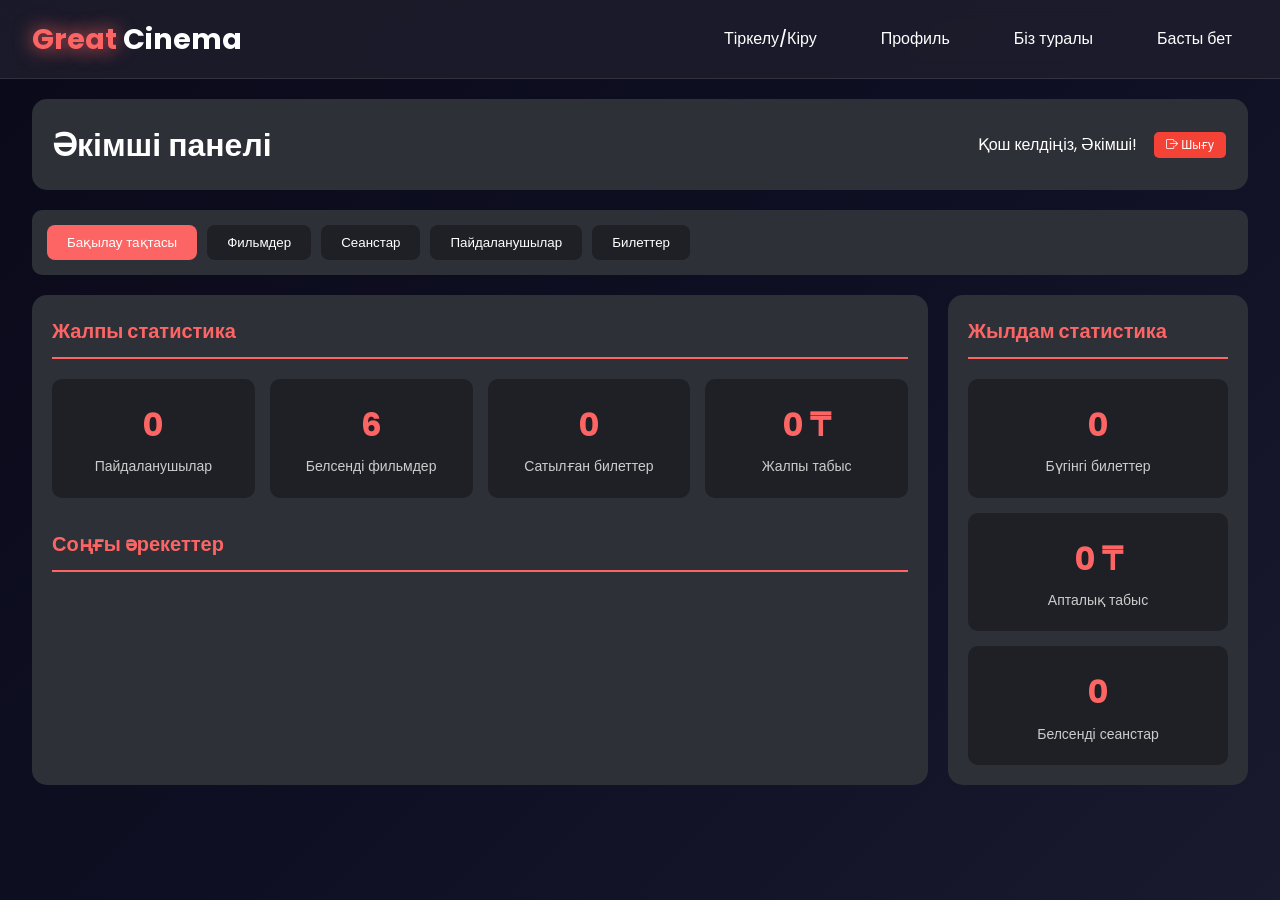
<file: admin.html>
<!DOCTYPE html>
<html lang="kk">
<head>
    <meta charset="UTF-8">
    <meta name="viewport" content="width=device-width, initial-scale=1.0">
    <link rel="stylesheet" href="https://cdn.jsdelivr.net/npm/bootstrap-icons@1.13.1/font/bootstrap-icons.min.css">
    <link rel="stylesheet" href="modern-style.css">
    <title>Әкімші панелі - Vegus Cinema</title>
    <style>
        .admin-container {
            width: 95%;
            margin: 20px auto;
            color: white;
            font-family: 'Poppins', sans-serif;
        }

        .admin-header {
            background: #2e3037;
            padding: 20px;
            border-radius: 15px;
            margin-bottom: 20px;
            display: flex;
            justify-content: space-between;
            align-items: center;
        }

        .admin-nav {
            display: flex;
            gap: 10px;
            margin-bottom: 20px;
            background: #2e3037;
            padding: 15px;
            border-radius: 10px;
        }

        .nav-btn {
            padding: 10px 20px;
            background: #1f2025;
            border: none;
            color: white;
            border-radius: 8px;
            cursor: pointer;
            transition: 0.3s;
        }

        .nav-btn.active {
            background: #fd6565;
        }

        .nav-btn:hover {
            background: #fd6565;
        }

        .admin-content {
            display: grid;
            grid-template-columns: 1fr 300px;
            gap: 20px;
        }

        .main-content {
            background: #2e3037;
            padding: 20px;
            border-radius: 15px;
        }

        .sidebar {
            background: #2e3037;
            padding: 20px;
            border-radius: 15px;
            height: fit-content;
        }

        .section-title {
            color: #fd6565;
            margin-bottom: 20px;
            font-size: 20px;
            border-bottom: 2px solid #fd6565;
            padding-bottom: 10px;
        }

        .stats-grid {
            display: grid;
            grid-template-columns: repeat(auto-fit, minmax(200px, 1fr));
            gap: 15px;
            margin-bottom: 30px;
        }

        .stat-card {
            background: #1f2025;
            padding: 20px;
            border-radius: 10px;
            text-align: center;
        }

        .stat-number {
            font-size: 32px;
            font-weight: bold;
            color: #fd6565;
            margin-bottom: 5px;
        }

        .stat-label {
            font-size: 14px;
            color: #ccc;
        }

        .table-container {
            overflow-x: auto;
            background: #1f2025;
            border-radius: 10px;
            padding: 15px;
        }

        table {
            width: 100%;
            border-collapse: collapse;
        }

        th, td {
            padding: 12px;
            text-align: left;
            border-bottom: 1px solid #444;
        }

        th {
            background: #2e3037;
            color: #fd6565;
            font-weight: 600;
        }

        tr:hover {
            background: rgba(253, 101, 101, 0.1);
        }

        .btn {
            padding: 6px 12px;
            border: none;
            border-radius: 5px;
            cursor: pointer;
            font-size: 12px;
            margin: 2px;
            transition: 0.3s;
        }

        .btn-edit {
            background: #4CAF50;
            color: white;
        }

        .btn-delete {
            background: #f44336;
            color: white;
        }

        .btn-add {
            background: #fd6565;
            color: white;
            padding: 10px 20px;
            margin-bottom: 15px;
        }

        .form-group {
            margin-bottom: 15px;
        }

        .form-group label {
            display: block;
            margin-bottom: 5px;
            font-weight: 500;
        }

        .form-group input, .form-group select, .form-group textarea {
            width: 100%;
            padding: 10px;
            border: 2px solid #444;
            border-radius: 8px;
            background: #1f2025;
            color: white;
            font-size: 14px;
        }

        .form-group textarea {
            height: 80px;
            resize: vertical;
        }

        .recent-activity {
            margin-top: 20px;
        }

        .activity-item {
            background: #1f2025;
            padding: 15px;
            border-radius: 8px;
            margin-bottom: 10px;
            border-left: 4px solid #fd6565;
        }

        .activity-time {
            font-size: 12px;
            color: #888;
            margin-top: 5px;
        }

        .status-badge {
            padding: 4px 8px;
            border-radius: 12px;
            font-size: 11px;
            font-weight: bold;
        }

        .status-active {
            background: #4CAF50;
            color: white;
        }

        .status-inactive {
            background: #f44336;
            color: white;
        }

        .tab-content {
            display: none;
        }

        .tab-content.active {
            display: block;
        }

        .movie-card {
            background: #1f2025;
            border-radius: 10px;
            padding: 15px;
            margin-bottom: 15px;
            display: flex;
            align-items: center;
        }

        .movie-poster {
            width: 60px;
            height: 80px;
            border-radius: 5px;
            margin-right: 15px;
            object-fit: cover;
        }

        .movie-info {
            flex: 1;
        }

        .movie-title {
            font-weight: bold;
            color: #fd6565;
            margin-bottom: 5px;
        }

        .movie-meta {
            font-size: 12px;
            color: #ccc;
        }
    </style>
</head>
<body>
    <!-- Навигация будет добавлена автоматически через navigation.js -->
    <script src="navigation.js"></script>

    <div class="admin-container">
        <div class="admin-header">
            <h1>Әкімші панелі</h1>
            <div style="display: flex; align-items: center; gap: 15px;">
                <span id="adminWelcome">Қош келдіңіз, Әкімші!</span>
                <button class="btn btn-delete" onclick="logout()">
                    <i class="bi bi-box-arrow-right"></i> Шығу
                </button>
            </div>
        </div>

        <div class="admin-nav">
            <button class="nav-btn active" onclick="showTab('dashboard')">Бақылау тақтасы</button>
            <button class="nav-btn" onclick="showTab('movies')">Фильмдер</button>
            <button class="nav-btn" onclick="showTab('sessions')">Сеанстар</button>
            <button class="nav-btn" onclick="showTab('users')">Пайдаланушылар</button>
            <button class="nav-btn" onclick="showTab('tickets')">Билеттер</button>
        </div>

        <div class="admin-content">
            <div class="main-content">
                <!-- Бақылау тақтасы -->
                <div id="dashboard" class="tab-content active">
                    <h2 class="section-title">Жалпы статистика</h2>
                    
                    <div class="stats-grid">
                        <div class="stat-card">
                            <div class="stat-number" id="totalUsers">0</div>
                            <div class="stat-label">Пайдаланушылар</div>
                        </div>
                        <div class="stat-card">
                            <div class="stat-number" id="totalMovies">6</div>
                            <div class="stat-label">Белсенді фильмдер</div>
                        </div>
                        <div class="stat-card">
                            <div class="stat-number" id="totalTickets">0</div>
                            <div class="stat-label">Сатылған билеттер</div>
                        </div>
                        <div class="stat-card">
                            <div class="stat-number" id="totalRevenue">0 ₸</div>
                            <div class="stat-label">Жалпы табыс</div>
                        </div>
                    </div>

                    <h2 class="section-title">Соңғы әрекеттер</h2>
                    <div class="recent-activity" id="recentActivity">
                        <!-- Активность будет загружена здесь -->
                    </div>
                </div>

                <!-- Фильмдер -->
                <div id="movies" class="tab-content">
                    <div style="display: flex; justify-content: space-between; align-items: center; margin-bottom: 20px;">
                        <h2 class="section-title">Фильмдерді басқару</h2>
                        <button class="btn btn-add" onclick="showMovieForm()">
                            <i class="bi bi-plus"></i> Жаңа фильм қосу
                        </button>
                    </div>

                    <div class="table-container">
                        <table>
                            <thead>
                                <tr>
                                    <th>Постер</th>
                                    <th>Атауы</th>
                                    <th>Жанр</th>
                                    <th>Ұзақтығы</th>
                                    <th>Рейтинг</th>
                                    <th>Статус</th>
                                    <th>Әрекеттер</th>
                                </tr>
                            </thead>
                            <tbody id="moviesTable">
                                <!-- Фильмы будут загружены здесь -->
                            </tbody>
                        </table>
                    </div>
                </div>

                <!-- Сеанстар -->
                <div id="sessions" class="tab-content">
                    <div style="display: flex; justify-content: space-between; align-items: center; margin-bottom: 20px;">
                        <h2 class="section-title">Сеанстарды басқару</h2>
                        <button class="btn btn-add" onclick="showSessionForm()">
                            <i class="bi bi-plus"></i> Жаңа сеанс қосу
                        </button>
                    </div>

                    <div class="table-container">
                        <table>
                            <thead>
                                <tr>
                                    <th>Фильм</th>
                                    <th>Күні</th>
                                    <th>Уақыты</th>
                                    <th>Зал</th>
                                    <th>Бос орындар</th>
                                    <th>Бағасы</th>
                                    <th>Әрекетлер</th>
                                </tr>
                            </thead>
                            <tbody id="sessionsTable">
                                <!-- Сеансы будут загружены здесь -->
                            </tbody>
                        </table>
                    </div>
                </div>

                <!-- Пайдаланушылар -->
                <div id="users" class="tab-content">
                    <h2 class="section-title">Пайдаланушылар</h2>
                    
                    <div class="table-container">
                        <table>
                            <thead>
                                <tr>
                                    <th>Аты</th>
                                    <th>Email</th>
                                    <th>Тіркелген күні</th>
                                    <th>Билеттер саны</th>
                                    <th>Соңғы кіру</th>
                                    <th>Әрекеттер</th>
                                </tr>
                            </thead>
                            <tbody id="usersTable">
                                <!-- Пользователи будут загружены здесь -->
                            </tbody>
                        </table>
                    </div>
                </div>

                <!-- Билеттер -->
                <div id="tickets" class="tab-content">
                    <h2 class="section-title">Билеттер</h2>
                    
                    <div class="table-container">
                        <table>
                            <thead>
                                <tr>
                                    <th>ID</th>
                                    <th>Фильм</th>
                                    <th>Пайдаланушы</th>
                                    <th>Күні</th>
                                    <th>Уақыты</th>
                                    <th>Орын</th>
                                    <th>Бағасы</th>
                                    <th>Статус</th>
                                </tr>
                            </thead>
                            <tbody id="ticketsTable">
                                <!-- Билеты будут загружены здесь -->
                            </tbody>
                        </table>
                    </div>
                </div>
            </div>

            <div class="sidebar">
                <!-- Форма добавления фильма -->
                <div id="movieForm" style="display: none;">
                    <h3 class="section-title">Жаңа фильм қосу</h3>
                    <form id="addMovieForm">
                        <div class="form-group">
                            <label>Атауы</label>
                            <input type="text" id="movieTitle" required>
                        </div>
                        <div class="form-group">
                            <label>Жанр</label>
                            <select id="movieGenre" required>
                                <option value="">Таңдаңыз</option>
                                <option value="Фантастика • Супергеройский • Комедия">Фантастика • Супергеройский • Комедия</option>
                                <option value="Фантастика • Супергеройский • Экшен">Фантастика • Супергеройский • Экшен</option>
                                <option value="Триллер • Драма • Криминал">Триллер • Драма • Криминал</option>
                                <option value="Экшен • Триллер • Криминал">Экшен • Триллер • Криминал</option>
                                <option value="Фантастика • Супергеройский • Приключения">Фантастика • Супергеройский • Приключения</option>
                                <option value="Экшен • Драма • Приключения">Экшен • Драма • Приключения</option>
                            </select>
                        </div>
                        <div class="form-group">
                            <label>Ұзақтығы (минут)</label>
                            <input type="number" id="movieDuration" required>
                        </div>
                        <div class="form-group">
                            <label>Рейтинг</label>
                            <select id="movieRating" required>
                                <option value="G">G</option>
                                <option value="PG">PG</option>
                                <option value="PG-13" selected>PG-13</option>
                                <option value="R">R</option>
                                <option value="NC-17">NC-17</option>
                            </select>
                        </div>
                        <div class="form-group">
                            <label>Сипаттама</label>
                            <textarea id="movieDescription"></textarea>
                        </div>
                        <div class="form-group">
                            <label>Постер URL</label>
                            <input type="text" id="moviePoster" placeholder="img/movie.jpg">
                        </div>
                        <div class="form-group">
                            <label>Бағасы (₸)</label>
                            <input type="number" id="moviePrice" required>
                        </div>
                        <button type="submit" class="btn btn-add" style="width: 100%;">Қосу</button>
                        <button type="button" class="btn" onclick="hideMovieForm()" style="width: 100%; margin-top: 10px; background: #666;">Бас тарту</button>
                    </form>
                </div>

                <!-- Форма добавления сеанса -->
                <div id="sessionForm" style="display: none;">
                    <h3 class="section-title">Жаңа сеанс қосу</h3>
                    <form id="addSessionForm">
                        <div class="form-group">
                            <label>Фильм</label>
                            <select id="sessionMovie" required>
                                <option value="">Таңдаңыз</option>
                            </select>
                        </div>
                        <div class="form-group">
                            <label>Күні</label>
                            <input type="date" id="sessionDate" required>
                        </div>
                        <div class="form-group">
                            <label>Уақыты</label>
                            <select id="sessionTime" required>
                                <option value="10:00">10:00</option>
                                <option value="13:30">13:30</option>
                                <option value="17:00">17:00</option>
                                <option value="20:30">20:30</option>
                            </select>
                        </div>
                        <div class="form-group">
                            <label>Тип</label>
                            <select id="sessionType" required>
                                <option value="2D">2D</option>
                                <option value="3D">3D</option>
                                <option value="4DX">4DX</option>
                            </select>
                        </div>
                        <div class="form-group">
                            <label>Зал</label>
                            <select id="sessionHall" required>
                                <option value="1">Зал 1</option>
                                <option value="2">Зал 2</option>
                                <option value="3">Зал 3</option>
                            </select>
                        </div>
                        <div class="form-group">
                            <label>Бағасы (₸)</label>
                            <input type="number" id="sessionPrice" required>
                        </div>
                        <button type="submit" class="btn btn-add" style="width: 100%;">Қосу</button>
                        <button type="button" class="btn" onclick="hideSessionForm()" style="width: 100%; margin-top: 10px; background: #666;">Бас тарту</button>
                    </form>
                </div>

                <!-- Быстрая статистика -->
                <div id="quickStats">
                    <h3 class="section-title">Жылдам статистика</h3>
                    <div class="stat-card" style="margin-bottom: 15px;">
                        <div class="stat-number" id="todayTickets">0</div>
                        <div class="stat-label">Бүгінгі билеттер</div>
                    </div>
                    <div class="stat-card" style="margin-bottom: 15px;">
                        <div class="stat-number" id="weekRevenue">0 ₸</div>
                        <div class="stat-label">Апталық табыс</div>
                    </div>
                    <div class="stat-card">
                        <div class="stat-number" id="activeSessions">0</div>
                        <div class="stat-label">Белсенді сеанстар</div>
                    </div>
                </div>
            </div>
        </div>
    </div>

    <script>
        // Функции админ-панели
        document.addEventListener('DOMContentLoaded', function() {
            // Загрузка данных админ-панели
            loadAdminData();
        });

        function loadAdminData() {
            // Загрузка фильмов
            const movies = [
                {
                    title: "Ant man",
                    genre: "Фантастика • Супергеройский • Комедия",
                    duration: "125 минут",
                    rating: "PG-13",
                    poster: "img/ant man.jpg",
                    price: 2000,
                    status: "active"
                },
                {
                    title: "Avengers",
                    genre: "Фантастика • Супергеройский • Экшен",
                    duration: "143 минут",
                    rating: "PG-13",
                    poster: "img/avengers.jpg",
                    price: 2200,
                    status: "active"
                },
                {
                    title: "Dexter Resurrection",
                    genre: "Триллер • Драма • Криминал",
                    duration: "110 минут",
                    rating: "R",
                    poster: "img/dexter.jpg",
                    price: 1800,
                    status: "active"
                },
                {
                    title: "Jhon Wick",
                    genre: "Экшен • Триллер • Криминал",
                    duration: "101 минут",
                    rating: "R",
                    poster: "img/Jhon Wick.jpg",
                    price: 2100,
                    status: "active"
                },
                {
                    title: "Spiderman",
                    genre: "Фантастика • Супергеройский • Приключения",
                    duration: "141 минут",
                    rating: "PG-13",
                    poster: "img/spiderman.jpg",
                    price: 2300,
                    status: "active"
                },
                {
                    title: "Topgun",
                    genre: "Экшен • Драма • Приключения",
                    duration: "131 минут",
                    rating: "PG-13",
                    poster: "img/topgun.jpg",
                    price: 2400,
                    status: "active"
                }
            ];

            // Заполнение таблицы фильмов
            const moviesTable = document.getElementById('moviesTable');
            moviesTable.innerHTML = movies.map(movie => `
                <tr>
                    <td><img src="${movie.poster}" alt="${movie.title}" class="movie-poster"></td>
                    <td>${movie.title}</td>
                    <td>${movie.genre}</td>
                    <td>${movie.duration}</td>
                    <td>${movie.rating}</td>
                    <td><span class="status-badge status-active">Белсенді</span></td>
                    <td>
                        <button class="btn btn-edit"><i class="bi bi-pencil"></i></button>
                        <button class="btn btn-delete"><i class="bi bi-trash"></i></button>
                    </td>
                </tr>
            `).join('');

            // Заполнение выпадающего списка фильмов
            const sessionMovieSelect = document.getElementById('sessionMovie');
            sessionMovieSelect.innerHTML = '<option value="">Таңдаңыз</option>' + 
                movies.map(movie => `<option value="${movie.title}">${movie.title}</option>`).join('');

            // Загрузка пользователей
            const users = JSON.parse(localStorage.getItem('cinemaUsers')) || [];
            const usersTable = document.getElementById('usersTable');
            if (users.length > 0) {
                usersTable.innerHTML = users.map(user => `
                    <tr>
                        <td>${user.name}</td>
                        <td>${user.email}</td>
                        <td>${new Date(user.registrationDate).toLocaleDateString('kk-KZ')}</td>
                        <td>${user.tickets ? user.tickets.length : 0}</td>
                        <td>Бүгін</td>
                        <td>
                            <button class="btn btn-edit"><i class="bi bi-pencil"></i></button>
                            <button class="btn btn-delete"><i class="bi bi-trash"></i></button>
                        </td>
                    </tr>
                `).join('');
                document.getElementById('totalUsers').textContent = users.length;
            }

            // Загрузка билетов
            let allTickets = [];
            users.forEach(user => {
                if (user.tickets) {
                    allTickets = allTickets.concat(user.tickets.map(ticket => ({
                        ...ticket,
                        userName: user.name
                    })));
                }
            });

            const ticketsTable = document.getElementById('ticketsTable');
            if (allTickets.length > 0) {
                ticketsTable.innerHTML = allTickets.map(ticket => `
                    <tr>
                        <td>${ticket.id}</td>
                        <td>${ticket.movie}</td>
                        <td>${ticket.userName}</td>
                        <td>${ticket.date}</td>
                        <td>${ticket.time}</td>
                        <td>${ticket.seats}</td>
                        <td>${ticket.price} ₸</td>
                        <td><span class="status-badge status-active">Белсенді</span></td>
                    </tr>
                `).join('');
                document.getElementById('totalTickets').textContent = allTickets.length;
                
                // Расчет общего дохода
                const totalRevenue = allTickets.reduce((sum, ticket) => sum + (ticket.price || 0), 0);
                document.getElementById('totalRevenue').textContent = totalRevenue.toLocaleString() + ' ₸';
                document.getElementById('weekRevenue').textContent = totalRevenue.toLocaleString() + ' ₸';
                document.getElementById('todayTickets').textContent = allTickets.length;
            }
        }

        function showTab(tabName) {
            // Скрыть все вкладки
            document.querySelectorAll('.tab-content').forEach(tab => {
                tab.classList.remove('active');
            });
            
            // Убрать активный класс со всех кнопок
            document.querySelectorAll('.nav-btn').forEach(btn => {
                btn.classList.remove('active');
            });
            
            // Показать выбранную вкладку
            document.getElementById(tabName).classList.add('active');
            
            // Сделать кнопку активной
            event.target.classList.add('active');
        }

        function showMovieForm() {
            document.getElementById('movieForm').style.display = 'block';
            document.getElementById('quickStats').style.display = 'none';
        }

        function hideMovieForm() {
            document.getElementById('movieForm').style.display = 'none';
            document.getElementById('quickStats').style.display = 'block';
        }

        function showSessionForm() {
            document.getElementById('sessionForm').style.display = 'block';
            document.getElementById('quickStats').style.display = 'none';
        }

        function hideSessionForm() {
            document.getElementById('sessionForm').style.display = 'none';
            document.getElementById('quickStats').style.display = 'block';
        }

        function logout() {
            localStorage.removeItem('currentUser');
            window.location.href = 'index.html';
        }
    </script>
</body>
</html>
</file>
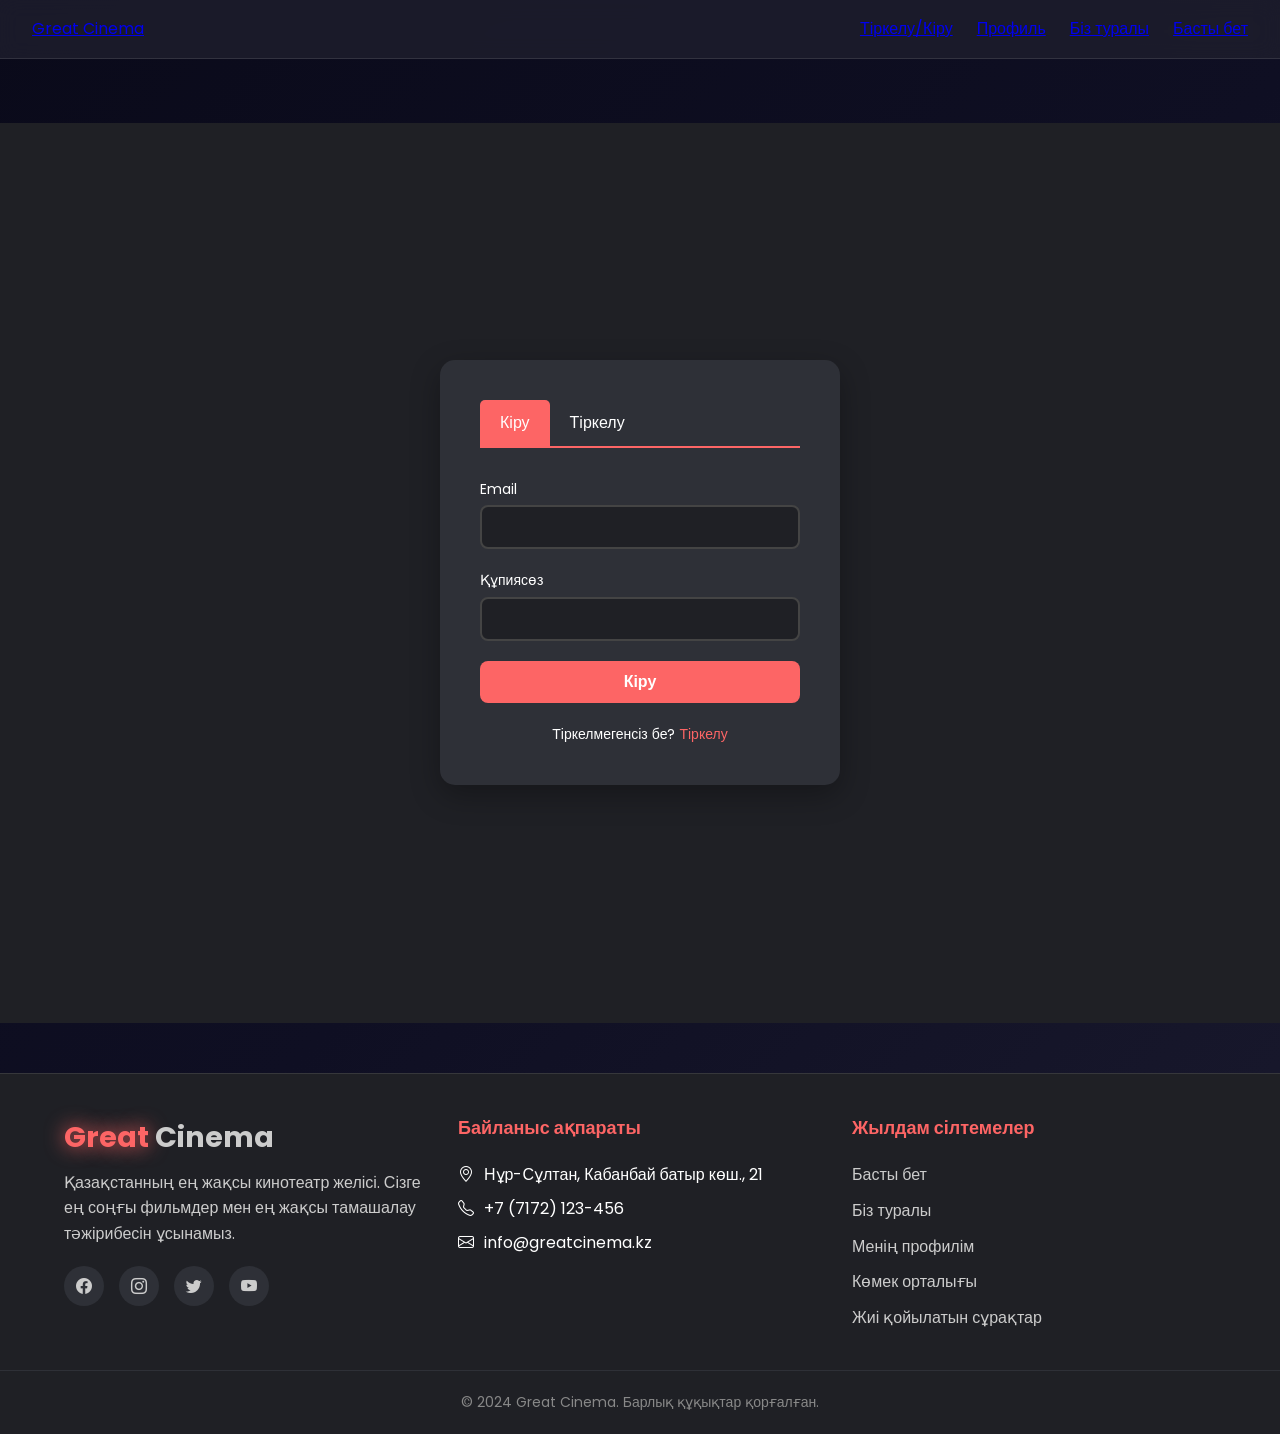
<file: auth.html>
<!DOCTYPE html>
<html lang="kk">
<head>
    <meta charset="UTF-8">
    <meta name="viewport" content="width=device-width, initial-scale=1.0">
    <link rel="stylesheet" href="https://cdn.jsdelivr.net/npm/bootstrap-icons@1.13.1/font/bootstrap-icons.min.css">
    <link rel="stylesheet" href="modern-style.css">
    <title>Тіркелу/Кіру - Movie Ticket Booking</title>
    <style>
        .auth-container {
            width: 100%;
            min-height: 100vh;
            display: flex;
            align-items: center;
            justify-content: center;
            background: #1f2025;
            font-family: 'Poppins', sans-serif;
        }
        
        .auth-box {
            background: #2e3037;
            padding: 40px;
            border-radius: 15px;
            box-shadow: 0 10px 30px rgba(0,0,0,0.3);
            width: 400px;
            color: white;
        }
        
        .auth-tabs {
            display: flex;
            margin-bottom: 30px;
            border-bottom: 2px solid #fd6565;
        }
        
        .auth-tab {
            padding: 10px 20px;
            cursor: pointer;
            transition: 0.3s;
        }
        
        .auth-tab.active {
            background: #fd6565;
            border-radius: 5px 5px 0 0;
        }
        
        .auth-form {
            display: none;
        }
        
        .auth-form.active {
            display: block;
        }
        
        .form-group {
            margin-bottom: 20px;
        }
        
        .form-group label {
            display: block;
            margin-bottom: 5px;
            font-size: 14px;
        }
        
        .form-group input {
            width: 100%;
            padding: 12px;
            border: 2px solid #444;
            border-radius: 8px;
            background: #1f2025;
            color: white;
            font-size: 14px;
            transition: 0.3s;
        }
        
        .form-group input:focus {
            border-color: #fd6565;
            outline: none;
        }
        
        .auth-btn {
            width: 100%;
            padding: 12px;
            background: #fd6565;
            color: white;
            border: none;
            border-radius: 8px;
            font-size: 16px;
            cursor: pointer;
            transition: 0.3s;
            font-weight: 600;
        }
        
        .auth-btn:hover {
            background: #ff5252;
            transform: translateY(-2px);
        }
        
        .auth-switch {
            text-align: center;
            margin-top: 20px;
            font-size: 14px;
        }
        
        .auth-switch a {
            color: #fd6565;
            text-decoration: none;
            cursor: pointer;
        }
    </style>
</head>
<body>
   <!-- Навигация и футер добавятся автоматически -->
    
    <div class="container">
        <!-- Уникальный контент страницы -->
    </div>

    <!-- Подключаем общие компоненты -->
    <script src="navigation.js"></script>
    <script src="footer.js"></script>
    <!-- Остальные специфичные скрипты -->

    
    <div class="auth-container">
        <div class="auth-box">
            <div class="auth-tabs">
                <div class="auth-tab active" onclick="showTab('login')">Кіру</div>
                <div class="auth-tab" onclick="showTab('register')">Тіркелу</div>
            </div>
            
            <form id="loginForm" class="auth-form active">
                <div class="form-group">
                    <label for="loginEmail">Email</label>
                    <input type="email" id="loginEmail" required>
                </div>
                <div class="form-group">
                    <label for="loginPassword">Құпиясөз</label>
                    <input type="password" id="loginPassword" required>
                </div>
                <button type="submit" class="auth-btn">Кіру</button>
                <div class="auth-switch">
                    Тіркелмегенсіз бе? <a onclick="showTab('register')">Тіркелу</a>
                </div>
            </form>
            
            <form id="registerForm" class="auth-form">
                <div class="form-group">
                    <label for="regName">Аты-жөні</label>
                    <input type="text" id="regName" required>
                </div>
                <div class="form-group">
                    <label for="regEmail">Email</label>
                    <input type="email" id="regEmail" required>
                </div>
                <div class="form-group">
                    <label for="regPassword">Құпиясөз</label>
                    <input type="password" id="regPassword" required>
                </div>
                <div class="form-group">
                    <label for="regConfirmPassword">Құпиясөзді растау</label>
                    <input type="password" id="regConfirmPassword" required>
                </div>
                <button type="submit" class="auth-btn">Тіркелу</button>
                <div class="auth-switch">
                    Тіркелгенсіз бе? <a onclick="showTab('login')">Кіру</a>
                </div>
            </form>
        </div>
    </div>

    <script src="auth.js"></script>
    <script>
    // Общий скрипт для навигации (добавить в каждый HTML файл перед </body>)
    document.addEventListener('DOMContentLoaded', function() {
        const currentUser = JSON.parse(localStorage.getItem('currentUser'));
        const navElement = document.querySelector('nav');
        
        if (navElement) {
            if (currentUser) {
                navElement.innerHTML = `
                    <a href="index.html"><span>Great</span> Cinema</a>
                    <div style="margin-left: auto; display: flex; align-items: center;">
                        <span style="color: #fff; margin-right: 20px;">Қош келдіңіз, ${currentUser.name}!</span>
                        <a href="profile.html" style="margin-right: 20px;">Профиль</a>
                        <a href="about.html" style="margin-right: 20px;">Біз туралы</a>
                        <a href="#" onclick="logout()">Шығу</a>
                    </div>
                `;
            } else {
                navElement.innerHTML = `
                    <a href="index.html"><span>Great</span> Cinema</a>
                    <div style="margin-left: auto;">
                        <a href="auth.html" style="margin-right: 20px;">Тіркелу/Кіру</a>
                        <a href="profile.html" style="margin-right: 20px;">Профиль</a>
                        <a href="about.html" style="margin-right: 20px;">Біз туралы</a>
                        <a href="index.html">Басты бет</a>
                    </div>
                `;
            }
        }
    });

    function logout() {
        localStorage.removeItem('currentUser');
        window.location.href = 'index.html';
    }
</script>
</body>
</html>
</file>
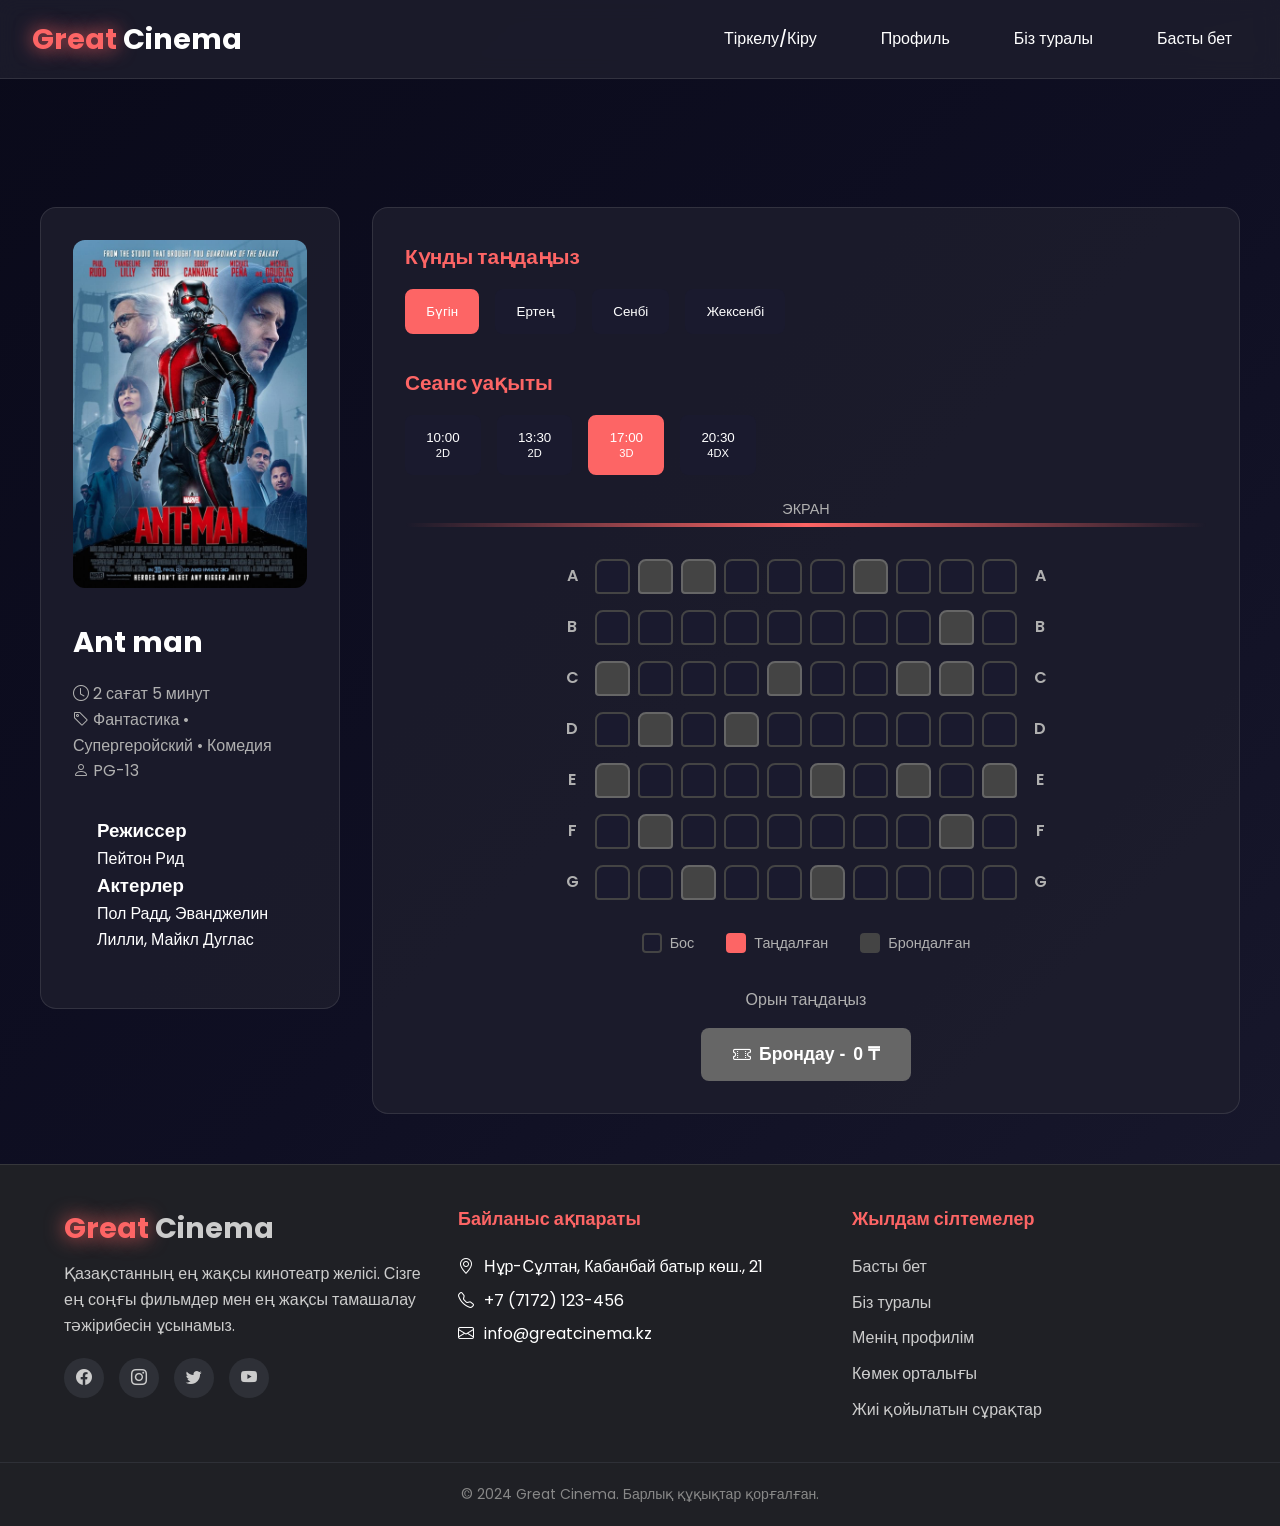
<file: book.html>
<!DOCTYPE html>
<html lang="kk">
<head>
    <meta charset="UTF-8">
    <meta name="viewport" content="width=device-width, initial-scale=1.0">
    <link rel="stylesheet" href="https://cdn.jsdelivr.net/npm/bootstrap-icons@1.13.1/font/bootstrap-icons.min.css">
    <link rel="stylesheet" href="modern-style.css">
    <title>Броньдау - Great Cinema</title>
</head>
<body>
    <!-- Навигация и футер добавятся автоматически -->
    
    <div class="container">
        <!-- Уникальный контент страницы -->
    </div>

    <!-- Подключаем общие компоненты -->
    <script src="navigation.js"></script>
    <script src="footer.js"></script>
    <!-- Остальные специфичные скрипты -->
    
    
    <div class="booking-container">
        <!-- остальной контент -->
    </div>

    <script src="navigation.js"></script>
    <!-- остальные скрипты -->

    <div class="booking-container">
        <!-- Левая панель -->
        <div class="movie-sidebar">
            <img src="" alt="" class="movie-poster-large" id="poster">
            
            <div class="movie-details">
                <h1 id="movieTitle">Фильм атауы</h1>
                
                <div class="movie-meta">
                    <p><i class="bi bi-clock"></i> <span id="movieDuration">Ұзақтығы</span></p>
                    <p><i class="bi bi-tag"></i> <span id="movieGenre">Жанр</span></p>
                    <p><i class="bi bi-person"></i> <span id="movieRating">Рейтинг</span></p>
                </div>

                <div class="movie-info">
                    <h3>Режиссер</h3>
                    <p id="movieDirector">Режиссер аты</p>
                    
                    <h3>Актерлер</h3>
                    <p id="movieActors">Актерлер тізімі</p>
                </div>
            </div>
        </div>

        <!-- Правая панель -->
        <div class="booking-main">
            <!-- Выбор даты -->
            <div class="date-selection">
                <h2 class="section-title">Күнды таңдаңыз</h2>
                <div class="dates-grid" id="datesContainer">
                    <!-- Даты будут заполнены JavaScript -->
                </div>
            </div>

            <!-- Выбор времени -->
            <div class="time-selection">
                <h2 class="section-title">Сеанс уақыты</h2>
                <div class="times-grid" id="timesContainer">
                    <!-- Время будет заполнено JavaScript -->
                </div>
            </div>

            <!-- Схема мест -->
            <div class="seats-section">
                <div class="screen"></div>
                
                <div class="seats-container">
                    <div class="seats-grid" id="seatsGrid">
                        <!-- Места будут сгенерированы JavaScript -->
                    </div>
                </div>

                <!-- Легенда -->
                <div class="seats-legend">
                    <div class="legend-item">
                        <div class="legend-color legend-available"></div>
                        <span>Бос</span>
                    </div>
                    <div class="legend-item">
                        <div class="legend-color legend-selected"></div>
                        <span>Таңдалған</span>
                    </div>
                    <div class="legend-item">
                        <div class="legend-color legend-occupied"></div>
                        <span>Брондалған</span>
                    </div>
                </div>
            </div>

            <!-- Информация о выборе -->
            <div class="selection-info">
                <div id="selectedInfo" style="text-align: center; margin: 1rem 0; color: var(--text-secondary);">
                    Орын таңдаңыз
                </div>
            </div>

            <!-- Кнопка бронирования -->
            <div class="booking-actions">
                <button class="btn-booking" id="bookButton" disabled>
                    <i class="bi bi-ticket-perforated"></i>
                    Брондау - <span id="totalPrice">0 ₸</span>
                </button>
            </div>
        </div>
    </div>

    <script>
        // База данных всех фильмов
        const moviesDatabase = {
            "Ant man": {
                title: "Ant man",
                poster: "img/ant man.jpg",
                duration: "2 сағат 5 минут",
                genre: "Фантастика • Супергеройский • Комедия",
                rating: "PG-13",
                director: "Пейтон Рид",
                actors: "Пол Радд, Эванджелин Лилли, Майкл Дуглас",
                basePrice: 2000
            },
            "Avengers": {
                title: "Avengers",
                poster: "img/avengers.jpg",
                duration: "2 сағат 23 минут",
                genre: "Фантастика • Супергеройский • Экшен",
                rating: "PG-13",
                director: "Джосс Уидон",
                actors: "Роберт Дауни-мл., Крис Эванс, Скарлетт Йоханссон",
                basePrice: 2200
            },
            "Dexter Resurrection": {
                title: "Dexter Resurrection",
                poster: "img/dexter.jpg",
                duration: "1 сағат 50 минут",
                genre: "Триллер • Драма • Криминал",
                rating: "R",
                director: "Маркос Зига",
                actors: "Майкл С. Холл, Дженнифер Карпентер",
                basePrice: 1800
            },
            "Jhon Wick": {
                title: "Jhon Wick",
                poster: "img/Jhon Wick.jpg",
                duration: "1 сағат 41 минут",
                genre: "Экшен • Триллер • Криминал",
                rating: "R",
                director: "Чад Стахелски",
                actors: "Киану Ривз, Микаэл Нюквист, Альфи Аллен",
                basePrice: 2100
            },
            "Spiderman": {
                title: "Spiderman",
                poster: "img/spiderman.jpg",
                duration: "2 сағат 21 минут",
                genre: "Фантастика • Супергеройский • Приключения",
                rating: "PG-13",
                director: "Джон Уоттс",
                actors: "Том Холланд, Зендея, Джейкоб Баталон",
                basePrice: 2300
            },
            "Topgun": {
                title: "Topgun",
                poster: "img/topgun.jpg",
                duration: "2 сағат 11 минут",
                genre: "Экшен • Драма • Приключения",
                rating: "PG-13",
                director: "Джозеф Косински",
                actors: "Том Круз, Майлз Теллер, Дженнифер Коннелли",
                basePrice: 2400
            }
        };

        // Получение параметра фильма из URL
        function getMovieFromURL() {
            const urlParams = new URLSearchParams(window.location.search);
            const movieParam = urlParams.keys().next().value;
            return movieParam || "Ant man"; // По умолчанию Ant man
        }

        // Данные о текущем фильме
        let currentMovieData = null;

        // Генерация схемы мест
        function generateSeatsLayout() {
            const rows = ['A', 'B', 'C', 'D', 'E', 'F', 'G'];
            const layout = {};
            
            rows.forEach(row => {
                layout[row] = [];
                for (let i = 1; i <= 10; i++) {
                    // Случайным образом занимаем некоторые места
                    const isOccupied = Math.random() < 0.2;
                    layout[row].push({
                        number: i,
                        occupied: isOccupied,
                        price: row === 'A' || row === 'B' ? currentMovieData.basePrice + 500 : currentMovieData.basePrice
                    });
                }
            });
            
            return layout;
        }

        // Инициализация страницы
        document.addEventListener('DOMContentLoaded', function() {
            // Получаем выбранный фильм
            const selectedMovie = getMovieFromURL();
            currentMovieData = moviesDatabase[selectedMovie];
            
            if (!currentMovieData) {
                // Если фильм не найден, используем первый
                currentMovieData = moviesDatabase["Ant man"];
            }
            
            // Заполняем информацию о фильме
            updateMovieInfo();
            initializeDates();
            initializeTimes();
            initializeSeats();
            setupNavigation();
        });

        function updateMovieInfo() {
            document.getElementById('poster').src = currentMovieData.poster;
            document.getElementById('poster').alt = currentMovieData.title;
            document.getElementById('movieTitle').textContent = currentMovieData.title;
            document.getElementById('movieDuration').textContent = currentMovieData.duration;
            document.getElementById('movieGenre').textContent = currentMovieData.genre;
            document.getElementById('movieRating').textContent = currentMovieData.rating;
            document.getElementById('movieDirector').textContent = currentMovieData.director;
            document.getElementById('movieActors').textContent = currentMovieData.actors;
            
            // Обновляем title страницы
            document.title = `Броньдау - ${currentMovieData.title} - Great Cinema`;
        }

        function initializeDates() {
            const container = document.getElementById('datesContainer');
            const dates = [
                { date: "2024-01-20", label: "Бүгін", active: true },
                { date: "2024-01-21", label: "Ертең" },
                { date: "2024-01-22", label: "Сенбі" },
                { date: "2024-01-23", label: "Жексенбі" }
            ];
            
            container.innerHTML = dates.map(date => `
                <button class="date-btn ${date.active ? 'active' : ''}" 
                        data-date="${date.date}">
                    ${date.label}
                </button>
            `).join('');

            // Обработчики для дат
            document.querySelectorAll('.date-btn').forEach(btn => {
                btn.addEventListener('click', function() {
                    document.querySelectorAll('.date-btn').forEach(b => b.classList.remove('active'));
                    this.classList.add('active');
                });
            });
        }

        function initializeTimes() {
            const container = document.getElementById('timesContainer');
            const times = [
                { time: "10:00", type: "2D", price: currentMovieData.basePrice },
                { time: "13:30", type: "2D", price: currentMovieData.basePrice },
                { time: "17:00", type: "3D", price: currentMovieData.basePrice + 500 },
                { time: "20:30", type: "4DX", price: currentMovieData.basePrice + 1000 }
            ];
            
            container.innerHTML = times.map((time, index) => `
                <button class="time-btn ${index === 2 ? 'active' : ''}" 
                        data-time="${time.time}" 
                        data-price="${time.price}">
                    ${time.time}<br>
                    <small>${time.type}</small>
                </button>
            `).join('');

            // Обработчики для времени
            document.querySelectorAll('.time-btn').forEach(btn => {
                btn.addEventListener('click', function() {
                    document.querySelectorAll('.time-btn').forEach(b => b.classList.remove('active'));
                    this.classList.add('active');
                    updatePrice();
                });
            });
        }

        function initializeSeats() {
            const container = document.getElementById('seatsGrid');
            const seatsLayout = generateSeatsLayout();
            let html = '';

            for (const [row, seats] of Object.entries(seatsLayout)) {
                html += `<div class="seat-row">`;
                html += `<div class="row-label">${row}</div>`;
                
                seats.forEach(seat => {
                    const seatClass = seat.occupied ? 'occupied' : 'available';
                    html += `
                        <div class="seat ${seatClass}" 
                             data-row="${row}" 
                             data-number="${seat.number}"
                             data-price="${seat.price}">
                            ${seat.number}
                        </div>
                    `;
                });
                
                html += `<div class="row-label">${row}</div>`;
                html += `</div>`;
            }

            container.innerHTML = html;

            // Обработчики для мест
            document.querySelectorAll('.seat.available').forEach(seat => {
                seat.addEventListener('click', function() {
                    this.classList.toggle('selected');
                    updateSelectionInfo();
                    updatePrice();
                });
            });
        }

        function updateSelectionInfo() {
            const selectedSeats = document.querySelectorAll('.seat.selected');
            const info = document.getElementById('selectedInfo');
            
            if (selectedSeats.length === 0) {
                info.textContent = 'Орын таңдаңыз';
                document.getElementById('bookButton').disabled = true;
            } else {
                const seatsList = Array.from(selectedSeats).map(seat => 
                    `${seat.dataset.row}${seat.dataset.number}`
                ).join(', ');
                
                info.textContent = `Таңдалған орындар: ${seatsList}`;
                document.getElementById('bookButton').disabled = false;
            }
        }

        function updatePrice() {
            const selectedSeats = document.querySelectorAll('.seat.selected');
            const timeBtn = document.querySelector('.time-btn.active');
            
            let total = 0;
            
            if (timeBtn) {
                const timePrice = parseInt(timeBtn.dataset.price);
                total = selectedSeats.length * timePrice;
            } else {
                selectedSeats.forEach(seat => {
                    total += parseInt(seat.dataset.price);
                });
            }
            
            document.getElementById('totalPrice').textContent = `${total} ₸`;
        }

        function setupNavigation() {
            const currentUser = JSON.parse(localStorage.getItem('currentUser'));
            const navAuth = document.getElementById('navAuth');
            
            if (currentUser) {
                navAuth.innerHTML = `
                    <span class="user-welcome">Қош келдіңіз, ${currentUser.name}!</span>
                    <a href="profile.html" class="nav-link">Профиль</a>
                    <a href="about.html" class="nav-link">Біз туралы</a>
                    <button class="btn-logout" onclick="logout()">
                        <i class="bi bi-box-arrow-right"></i> Шығу
                    </button>
                `;
            } else {
                navAuth.innerHTML = `
                    <a href="auth.html" class="nav-link">Тіркелу/Кіру</a>
                    <a href="profile.html" class="nav-link">Профиль</a>
                    <a href="about.html" class="nav-link">Біз туралы</a>
                    <a href="index.html" class="nav-link">Басты бет</a>
                `;
            }
        }

        function logout() {
            localStorage.removeItem('currentUser');
            window.location.href = 'index.html';
        }

        // Обработчик кнопки бронирования
        document.getElementById('bookButton').addEventListener('click', function() {
            const selectedSeats = document.querySelectorAll('.seat.selected');
            if (selectedSeats.length === 0) return;

            // Собираем данные для оплаты
            const orderData = {
                movie: currentMovieData.title,
                seats: Array.from(selectedSeats).map(seat => 
                    `${seat.dataset.row}${seat.dataset.number}`
                ).join(', '),
                total: parseInt(document.getElementById('totalPrice').textContent),
                cinema: "Great Cinema",
                time: document.querySelector('.time-btn.active')?.dataset.time || "19:00",
                type: "4DX"
            };

            // Сохраняем данные заказа и переходим к оплате
            localStorage.setItem('currentOrder', JSON.stringify(orderData));
            window.location.href = 'payment.html';
        });
    </script>
</body>
</html>
</file>
<file: modern-style.css>
/* modern-style.css */
@import url('https://fonts.googleapis.com/css2?family=Poppins:wght@100;200;300;400;500;600;700;800;900&display=swap');

:root {
    --primary: #fd6565;
    --primary-dark: #ff5252;
    --secondary: #6366f1;
    --dark: #0f0f23;
    --dark-light: #1a1a2e;
    --darker: #0a0a1a;
    --text: #ffffff;
    --text-secondary: #b0b0b0;
    --success: #10b981;
    --warning: #f59e0b;
    --card-bg: rgba(30, 30, 46, 0.8);
    --glass: rgba(255, 255, 255, 0.1);
    --shadow: 0 8px 32px rgba(0, 0, 0, 0.3);
}

* {
    margin: 0;
    padding: 0;
    box-sizing: border-box;
}

body {
    font-family: 'Poppins', sans-serif;
    background: linear-gradient(135deg, var(--darker) 0%, var(--dark) 50%, var(--dark-light) 100%);
    color: var(--text);
    min-height: 100vh;
    line-height: 1.6;
}

/* Навигация */
.navbar {
    background: var(--card-bg);
    backdrop-filter: blur(10px);
    border-bottom: 1px solid var(--glass);
    padding: 1rem 2rem;
    position: sticky;
    top: 0;
    z-index: 1000;
    display: flex;
    justify-content: space-between;
    align-items: center;
}

.logo {
    font-size: 1.8rem;
    font-weight: 700;
    color: var(--text);
    text-decoration: none;
}

.logo span {
    color: var(--primary);
    text-shadow: 0 0 20px var(--primary);
}

.nav-links {
    display: flex;
    gap: 2rem;
    align-items: center;
}

.nav-link {
    color: var(--text);
    text-decoration: none;
    font-weight: 500;
    transition: all 0.3s ease;
    padding: 0.5rem 1rem;
    border-radius: 8px;
}

.nav-link:hover {
    color: var(--primary);
    background: var(--glass);
    transform: translateY(-2px);
}

.user-welcome {
    color: var(--text-secondary);
    font-size: 0.9rem;
}

.btn-logout {
    background: var(--primary);
    color: white;
    border: none;
    padding: 0.5rem 1rem;
    border-radius: 8px;
    cursor: pointer;
    transition: all 0.3s ease;
    font-weight: 500;
}

.btn-logout:hover {
    background: var(--primary-dark);
    transform: translateY(-2px);
    box-shadow: 0 5px 15px rgba(253, 101, 101, 0.4);
}

/* Главная страница - сетка фильмов */
.container {
    max-width: 1200px;
    margin: 0 auto;
    padding: 2rem;
}

.hero-section {
    text-align: center;
    margin-bottom: 3rem;
}

.hero-title {
    font-size: 3rem;
    font-weight: 700;
    margin-bottom: 1rem;
    background: linear-gradient(135deg, var(--primary) 0%, var(--secondary) 100%);
    -webkit-background-clip: text;
    -webkit-text-fill-color: transparent;
    text-shadow: 0 0 30px rgba(253, 101, 101, 0.3);
}

.hero-subtitle {
    font-size: 1.2rem;
    color: var(--text-secondary);
    margin-bottom: 2rem;
}

.movies-grid {
    display: grid;
    grid-template-columns: repeat(auto-fill, minmax(280px, 1fr));
    gap: 2rem;
    margin-top: 2rem;
}

.movie-card {
    background: var(--card-bg);
    border-radius: 16px;
    overflow: hidden;
    transition: all 0.3s ease;
    border: 1px solid var(--glass);
    backdrop-filter: blur(10px);
    position: relative;
}

.movie-card:hover {
    transform: translateY(-10px) scale(1.02);
    box-shadow: var(--shadow), 0 0 30px rgba(253, 101, 101, 0.2);
    border-color: var(--primary);
}

.movie-poster {
    width: 100%;
    height: 350px;
    object-fit: cover;
    transition: transform 0.3s ease;
}

.movie-card:hover .movie-poster {
    transform: scale(1.1);
}

.movie-info {
    padding: 1.5rem;
    position: relative;
}

.movie-title {
    font-size: 1.3rem;
    font-weight: 600;
    margin-bottom: 0.5rem;
    color: var(--text);
}

.movie-genre {
    color: var(--text-secondary);
    font-size: 0.9rem;
    margin-bottom: 0.5rem;
}

.movie-duration {
    color: var(--primary);
    font-size: 0.9rem;
    font-weight: 500;
}

.movie-overlay {
    position: absolute;
    top: 0;
    left: 0;
    right: 0;
    bottom: 0;
    background: linear-gradient(0deg, rgba(15,15,35,0.9) 0%, transparent 50%);
    display: flex;
    align-items: flex-end;
    padding: 1.5rem;
    opacity: 0;
    transition: opacity 0.3s ease;
}

.movie-card:hover .movie-overlay {
    opacity: 1;
}

.btn-book {
    background: var(--primary);
    color: white;
    border: none;
    padding: 0.8rem 1.5rem;
    border-radius: 8px;
    font-weight: 600;
    cursor: pointer;
    transition: all 0.3s ease;
    width: 100%;
}

.btn-book:hover {
    background: var(--primary-dark);
    transform: translateY(-2px);
    box-shadow: 0 5px 15px rgba(253, 101, 101, 0.4);
}

/* Футер */
.footer {
    background: var(--dark-light);
    padding: 3rem 2rem 2rem;
    margin-top: 4rem;
    border-top: 1px solid var(--glass);
}

.footer-content {
    max-width: 1200px;
    margin: 0 auto;
    display: grid;
    grid-template-columns: repeat(auto-fit, minmax(250px, 1fr));
    gap: 2rem;
}

.footer-section h3 {
    color: var(--primary);
    margin-bottom: 1rem;
    font-size: 1.2rem;
}

.footer-links {
    list-style: none;
}

.footer-links li {
    margin-bottom: 0.5rem;
}

.footer-links a {
    color: var(--text-secondary);
    text-decoration: none;
    transition: color 0.3s ease;
}

.footer-links a:hover {
    color: var(--primary);
}

.footer-bottom {
    text-align: center;
    margin-top: 2rem;
    padding-top: 2rem;
    border-top: 1px solid var(--glass);
    color: var(--text-secondary);
}

.admin-access {
    background: var(--card-bg);
    padding: 1rem;
    border-radius: 8px;
    margin-top: 1rem;
    border-left: 4px solid var(--primary);
}

.admin-access a {
    color: var(--primary);
    text-decoration: none;
    font-weight: 600;
}

/* Адаптивность */
@media (max-width: 768px) {
    .navbar {
        flex-direction: column;
        gap: 1rem;
        padding: 1rem;
    }

    .nav-links {
        flex-direction: column;
        gap: 1rem;
    }

    .hero-title {
        font-size: 2rem;
    }

    .movies-grid {
        grid-template-columns: repeat(auto-fill, minmax(250px, 1fr));
        gap: 1rem;
    }

    .container {
        padding: 1rem;
    }
}

/* Анимации */
@keyframes fadeIn {
    from {
        opacity: 0;
        transform: translateY(20px);
    }
    to {
        opacity: 1;
        transform: translateY(0);
    }
}

.movie-card {
    animation: fadeIn 0.6s ease forwards;
}

.movie-card:nth-child(2) { animation-delay: 0.1s; }
.movie-card:nth-child(3) { animation-delay: 0.2s; }
.movie-card:nth-child(4) { animation-delay: 0.3s; }
.movie-card:nth-child(5) { animation-delay: 0.4s; }
.movie-card:nth-child(6) { animation-delay: 0.5s; }

/* Скроллбар */
::-webkit-scrollbar {
    width: 8px;
}

::-webkit-scrollbar-track {
    background: var(--dark);
}

::-webkit-scrollbar-thumb {
    background: var(--primary);
    border-radius: 4px;
}

::-webkit-scrollbar-thumb:hover {
    background: var(--primary-dark);
}

/* Добавить в modern-style.css (или обновленный style.css) */

/* Стили для страницы бронирования */
.booking-container {
    width: 95%;
    max-width: 1200px;
    margin: 2rem auto;
    display: grid;
    grid-template-columns: 300px 1fr;
    gap: 2rem;
}

/* Левая панель с информацией о фильме */
.movie-sidebar {
    background: var(--card-bg);
    border-radius: 16px;
    padding: 2rem;
    border: 1px solid var(--glass);
    height: fit-content;
    position: sticky;
    top: 2rem;
}

.movie-poster-large {
    width: 100%;
    border-radius: 12px;
    margin-bottom: 1.5rem;
}

.movie-details h1 {
    color: var(--text);
    font-size: 1.8rem;
    margin-bottom: 1rem;
}

.movie-meta {
    color: var(--text-secondary);
    margin-bottom: 0.5rem;
}

/* Правая панель с выбором мест */
.booking-main {
    background: var(--card-bg);
    border-radius: 16px;
    padding: 2rem;
    border: 1px solid var(--glass);
}

/* Календарь и время */
.date-selection, .time-selection {
    margin-bottom: 2rem;
}

.section-title {
    color: var(--primary);
    margin-bottom: 1rem;
    font-size: 1.3rem;
}

.dates-grid, .times-grid {
    display: flex;
    gap: 1rem;
    flex-wrap: wrap;
}

.date-btn, .time-btn {
    background: var(--dark-light);
    border: 2px solid transparent;
    color: var(--text);
    padding: 0.8rem 1.2rem;
    border-radius: 8px;
    cursor: pointer;
    transition: all 0.3s ease;
    font-weight: 500;
}

.date-btn:hover, .time-btn:hover {
    border-color: var(--primary);
    transform: translateY(-2px);
}

.date-btn.active, .time-btn.active {
    background: var(--primary);
    border-color: var(--primary);
}

/* Экран */
.screen {
    background: linear-gradient(90deg, transparent, var(--primary), transparent);
    height: 4px;
    margin: 3rem 0 2rem;
    position: relative;
    border-radius: 2px;
}

.screen::before {
    content: 'ЭКРАН';
    position: absolute;
    top: -25px;
    left: 50%;
    transform: translateX(-50%);
    color: var(--text-secondary);
    font-size: 0.9rem;
}

/* Схема мест */
.seats-container {
    margin-bottom: 2rem;
}

.seats-grid {
    display: flex;
    flex-direction: column;
    gap: 1rem;
    align-items: center;
}

.seat-row {
    display: flex;
    gap: 0.5rem;
    align-items: center;
}

.row-label {
    color: var(--text-secondary);
    font-weight: 600;
    width: 30px;
    text-align: center;
}

.seat {
    width: 35px;
    height: 35px;
    background: var(--dark-light);
    border: 2px solid transparent;
    border-radius: 8px 8px 4px 4px;
    cursor: pointer;
    transition: all 0.3s ease;
    display: flex;
    align-items: center;
    justify-content: center;
    font-size: 0.8rem;
    font-weight: 600;
    color: transparent;
    position: relative;
}

.seat:hover {
    border-color: var(--primary);
    transform: scale(1.1);
}

.seat.available {
    background: var(--dark-light);
    border-color: #444;
}

.seat.available:hover {
    background: #2a2a3a;
}

.seat.selected {
    background: var(--primary);
    border-color: var(--primary);
    color: white;
}

.seat.occupied {
    background: #444;
    border-color: #666;
    cursor: not-allowed;
}

.seat.occupied:hover {
    transform: none;
}

/* Легенда мест */
.seats-legend {
    display: flex;
    justify-content: center;
    gap: 2rem;
    margin-bottom: 2rem;
}

.legend-item {
    display: flex;
    align-items: center;
    gap: 0.5rem;
    color: var(--text-secondary);
    font-size: 0.9rem;
}

.legend-color {
    width: 20px;
    height: 20px;
    border-radius: 4px;
}

.legend-available { background: var(--dark-light); border: 2px solid #444; }
.legend-selected { background: var(--primary); }
.legend-occupied { background: #444; }

/* Кнопка бронирования */
.booking-actions {
    text-align: center;
}

.btn-booking {
    background: var(--primary);
    color: white;
    border: none;
    padding: 1rem 2rem;
    border-radius: 8px;
    font-size: 1.1rem;
    font-weight: 600;
    cursor: pointer;
    transition: all 0.3s ease;
    display: inline-flex;
    align-items: center;
    gap: 0.5rem;
}

.btn-booking:hover {
    background: var(--primary-dark);
    transform: translateY(-2px);
    box-shadow: 0 5px 20px rgba(253, 101, 101, 0.4);
}

.btn-booking:disabled {
    background: #666;
    cursor: not-allowed;
    transform: none;
}

/* Адаптивность */
@media (max-width: 768px) {
    .booking-container {
        grid-template-columns: 1fr;
        gap: 1rem;
    }
    
    .movie-sidebar {
        position: static;
    }
    
    .dates-grid, .times-grid {
        justify-content: center;
    }
    
    .seat {
        width: 30px;
        height: 30px;
    }
}
/* Стили для футера */
.footer {
    background: #1f2025;
    color: white;
    padding: 40px 0 20px;
    margin-top: 50px;
}

.footer-content {
    width: 90%;
    margin: 0 auto;
    display: grid;
    grid-template-columns: repeat(auto-fit, minmax(250px, 1fr));
    gap: 30px;
}

.footer-section h3 {
    color: #fd6565;
    margin-bottom: 20px;
    font-size: 18px;
}

.footer-section p, .footer-section a {
    color: #ccc;
    line-height: 1.6;
    margin-bottom: 10px;
    display: block;
    text-decoration: none;
}

.footer-section a:hover {
    color: #fd6565;
}

.social-links {
    display: flex;
    gap: 15px;
    margin-top: 20px;
}

.social-links a {
    background: #2e3037;
    width: 40px;
    height: 40px;
    border-radius: 50%;
    display: flex;
    align-items: center;
    justify-content: center;
    transition: background 0.3s;
}

.social-links a:hover {
    background: #fd6565;
}

.footer-bottom {
    text-align: center;
    padding-top: 20px;
    margin-top: 30px;
    border-top: 1px solid #2e3037;
    color: #888;
    font-size: 14px;
}

.contact-info {
    display: flex;
    flex-direction: column;
    gap: 8px;
}

.contact-item {
    display: flex;
    align-items: center;
    gap: 10px;
}
</file>
